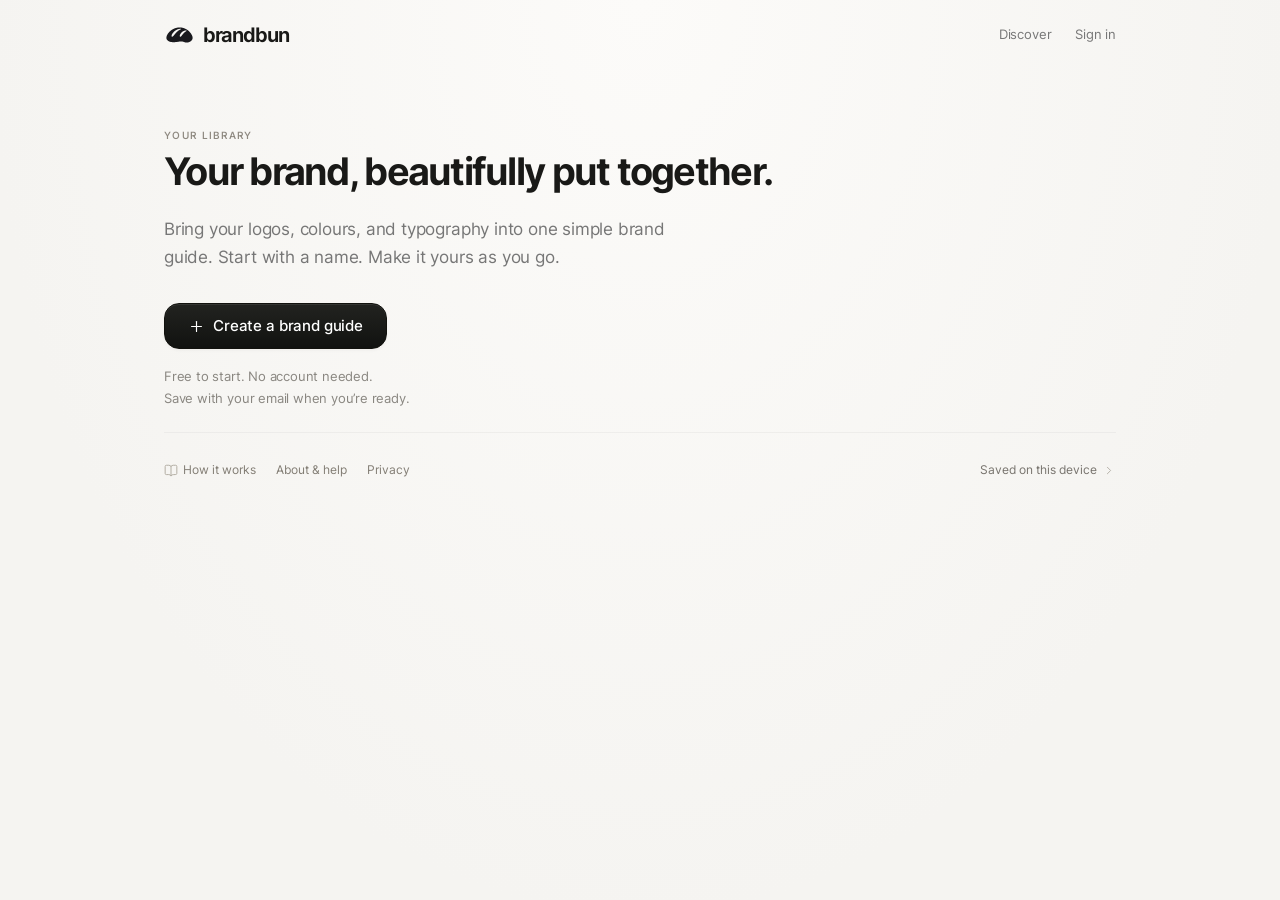
<file: index.html>
<!doctype html><html lang="en"><head><meta charset="UTF-8"><meta name="viewport" content="width=device-width, initial-scale=1"><meta name="referrer" content="no-referrer"><title>brandbun — A home for your brand</title><meta name="description" content="A quiet home for your brand identities, guidelines, and assets."><link rel="icon" href="./brandbun-ink-v2.png"><link rel="manifest" href="./manifest.webmanifest"><meta name="theme-color" content="#F7F6F3"><link rel="apple-touch-icon" href="./brandbun-ink-v2.png">  <script type="module" crossorigin src="./index-CVPhTg2c.js"></script>
  <link rel="stylesheet" crossorigin href="./index-Bl9GtxIQ.css">
</head><body><div id="root"></div></body></html>
</file>
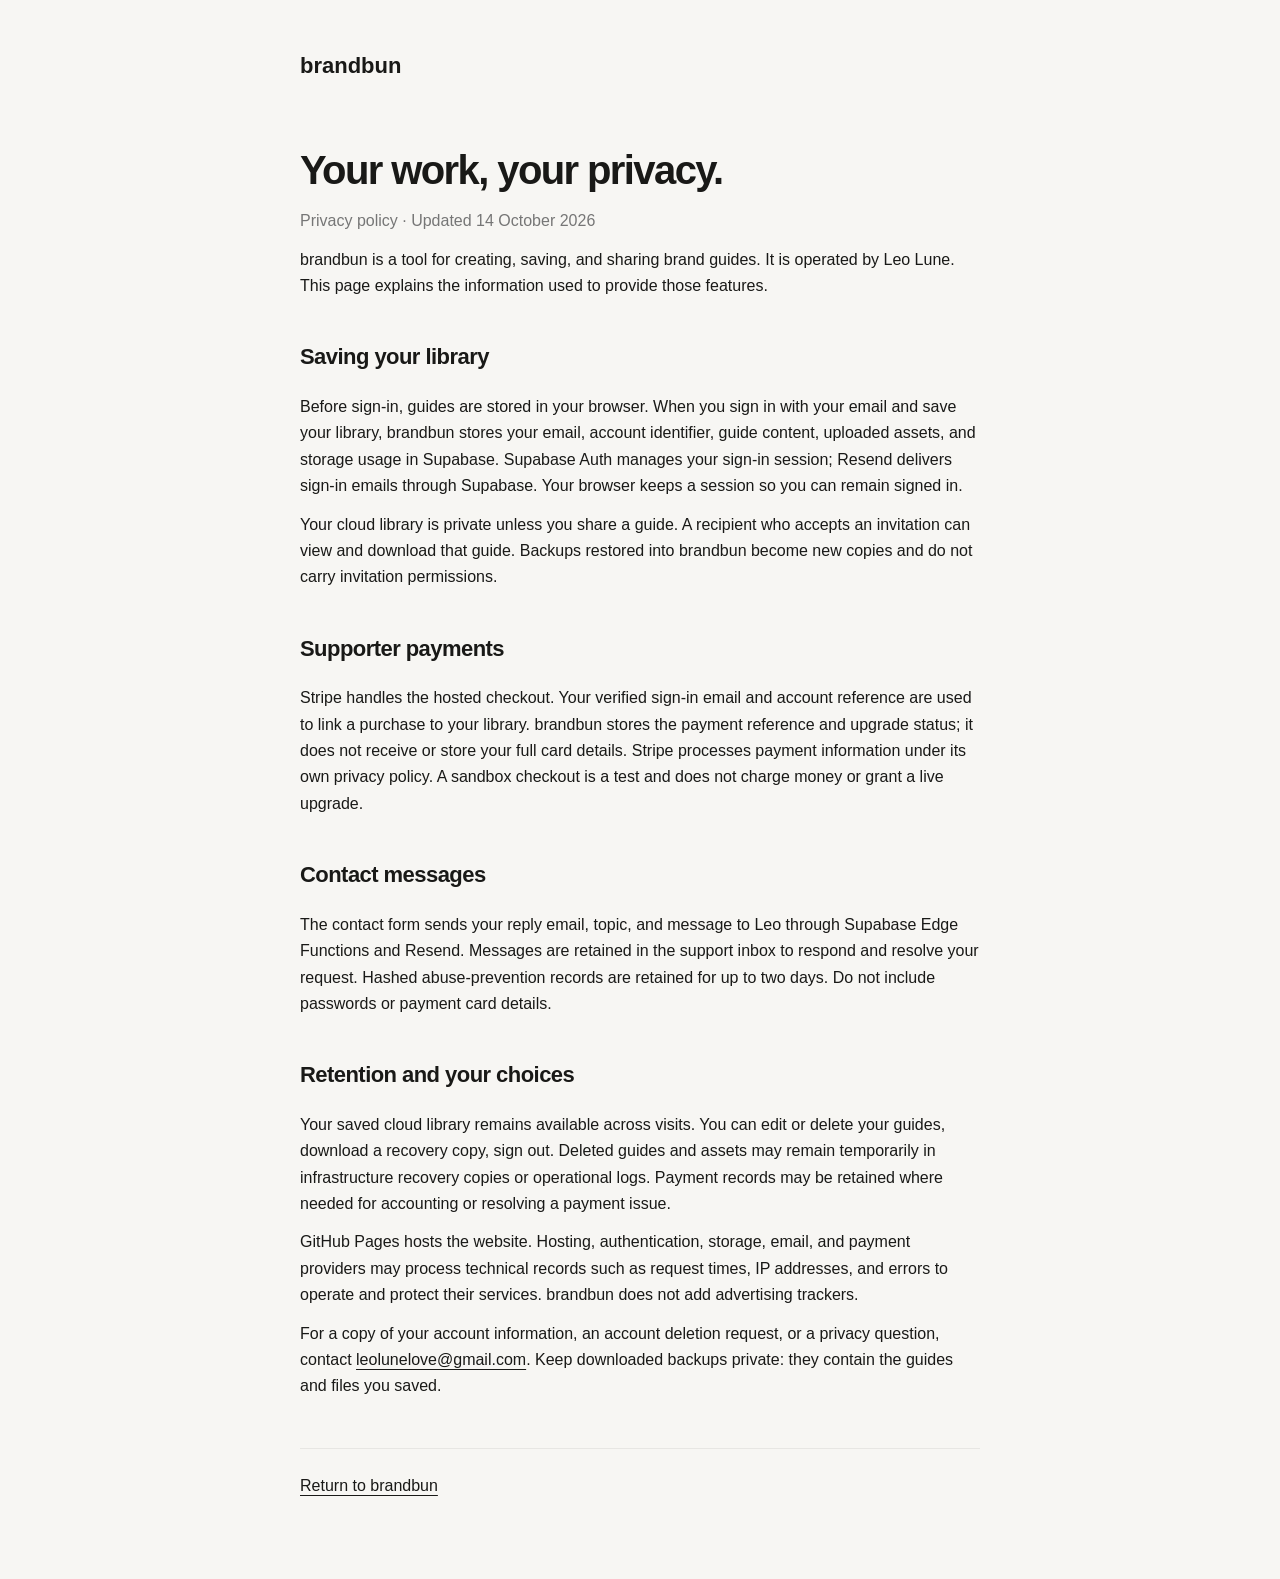
<file: privacy.html>
<!doctype html>
<html lang="en"><head><meta charset="utf-8"><meta name="viewport" content="width=device-width,initial-scale=1"><meta name="referrer" content="no-referrer"><title>Privacy — brandbun</title><link rel="icon" href="/brandbun-ink-v2.png"><style>body{margin:0;background:#f7f6f3;color:#191917;font:16px/1.65 -apple-system,BlinkMacSystemFont,"Segoe UI",sans-serif}main{max-width:680px;margin:auto;padding:48px 24px 80px}a{color:inherit;text-underline-offset:4px}nav{margin-bottom:64px}nav a{text-decoration:none;font-weight:700;font-size:22px}h1{font-size:40px;letter-spacing:-.04em;line-height:1.1;margin:0 0 16px}h2{font-size:22px;letter-spacing:-.025em;margin-top:40px}p{margin:12px 0}.muted{color:#767676}footer{margin-top:48px;padding-top:24px;border-top:1px solid #0001}@media(max-width:480px){main{padding:24px 20px 48px}nav{margin-bottom:48px}h1{font-size:34px}}</style></head>
<body><main><nav><a href="/">brandbun</a></nav><h1>Your work, your privacy.</h1><p class="muted">Privacy policy · Updated 14 October 2026</p><p>brandbun is a tool for creating, saving, and sharing brand guides. It is operated by Leo Lune. This page explains the information used to provide those features.</p>
<h2>Saving your library</h2><p>Before sign-in, guides are stored in your browser. When you sign in with your email and save your library, brandbun stores your email, account identifier, guide content, uploaded assets, and storage usage in Supabase. Supabase Auth manages your sign-in session; Resend delivers sign-in emails through Supabase. Your browser keeps a session so you can remain signed in.</p><p>Your cloud library is private unless you share a guide. A recipient who accepts an invitation can view and download that guide. Backups restored into brandbun become new copies and do not carry invitation permissions.</p>
<h2>Supporter payments</h2><p>Stripe handles the hosted checkout. Your verified sign-in email and account reference are used to link a purchase to your library. brandbun stores the payment reference and upgrade status; it does not receive or store your full card details. Stripe processes payment information under its own privacy policy. A sandbox checkout is a test and does not charge money or grant a live upgrade.</p>
<h2>Contact messages</h2><p>The contact form sends your reply email, topic, and message to Leo through Supabase Edge Functions and Resend. Messages are retained in the support inbox to respond and resolve your request. Hashed abuse-prevention records are retained for up to two days. Do not include passwords or payment card details.</p><h2>Retention and your choices</h2><p>Your saved cloud library remains available across visits. You can edit or delete your guides, download a recovery copy, sign out. Deleted guides and assets may remain temporarily in infrastructure recovery copies or operational logs. Payment records may be retained where needed for accounting or resolving a payment issue.</p><p>GitHub Pages hosts the website. Hosting, authentication, storage, email, and payment providers may process technical records such as request times, IP addresses, and errors to operate and protect their services. brandbun does not add advertising trackers.</p><p>For a copy of your account information, an account deletion request, or a privacy question, contact <a href="mailto:leolunelove@gmail.com">leolunelove@gmail.com</a>. Keep downloaded backups private: they contain the guides and files you saved.</p><footer><a href="/">Return to brandbun</a></footer></main></body></html>
</file>
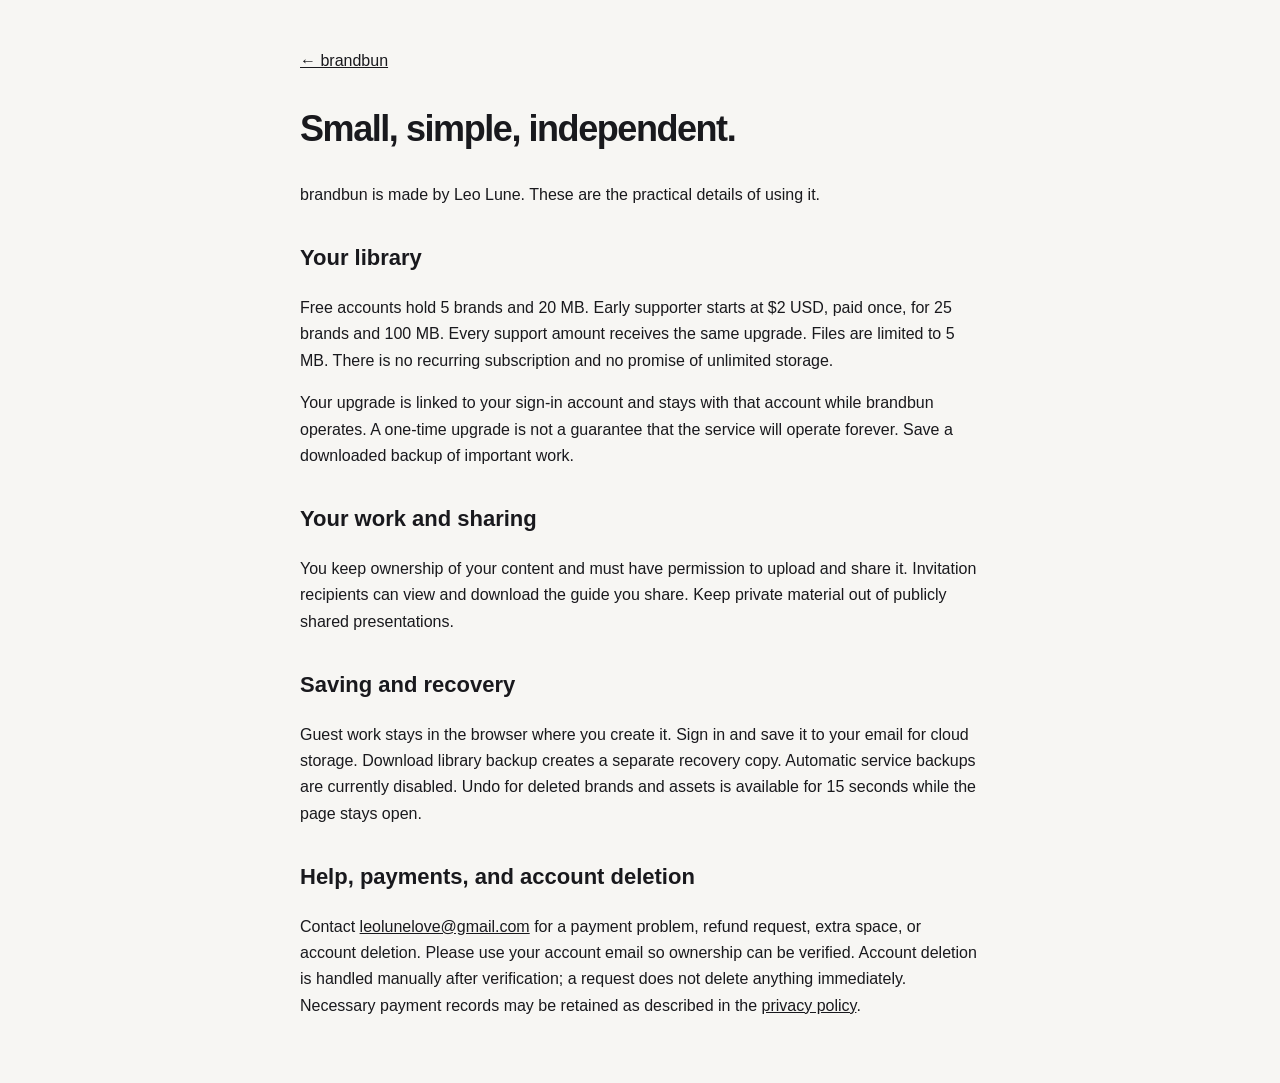
<file: terms.html>
<!doctype html><html lang="en"><meta charset="utf-8"><meta name="viewport" content="width=device-width,initial-scale=1"><title>Using brandbun</title><style>body{margin:0;background:#f7f6f3;color:#19191d;font:16px/1.65 -apple-system,BlinkMacSystemFont,sans-serif}main{max-width:680px;margin:auto;padding:48px 24px}h1{font-size:36px;letter-spacing:-.04em}h2{font-size:22px;margin-top:32px}a{color:inherit}</style><main><a href="/">← brandbun</a><h1>Small, simple, independent.</h1><p>brandbun is made by Leo Lune. These are the practical details of using it.</p><h2>Your library</h2><p>Free accounts hold 5 brands and 20 MB. Early supporter starts at $2 USD, paid once, for 25 brands and 100 MB. Every support amount receives the same upgrade. Files are limited to 5 MB. There is no recurring subscription and no promise of unlimited storage.</p><p>Your upgrade is linked to your sign-in account and stays with that account while brandbun operates. A one-time upgrade is not a guarantee that the service will operate forever. Save a downloaded backup of important work.</p><h2>Your work and sharing</h2><p>You keep ownership of your content and must have permission to upload and share it. Invitation recipients can view and download the guide you share. Keep private material out of publicly shared presentations.</p><h2>Saving and recovery</h2><p>Guest work stays in the browser where you create it. Sign in and save it to your email for cloud storage. Download library backup creates a separate recovery copy. Automatic service backups are currently disabled. Undo for deleted brands and assets is available for 15 seconds while the page stays open.</p><h2>Help, payments, and account deletion</h2><p>Contact <a href="mailto:leolunelove@gmail.com">leolunelove@gmail.com</a> for a payment problem, refund request, extra space, or account deletion. Please use your account email so ownership can be verified. Account deletion is handled manually after verification; a request does not delete anything immediately. Necessary payment records may be retained as described in the <a href="/privacy.html">privacy policy</a>.</p></main></html>
</file>
